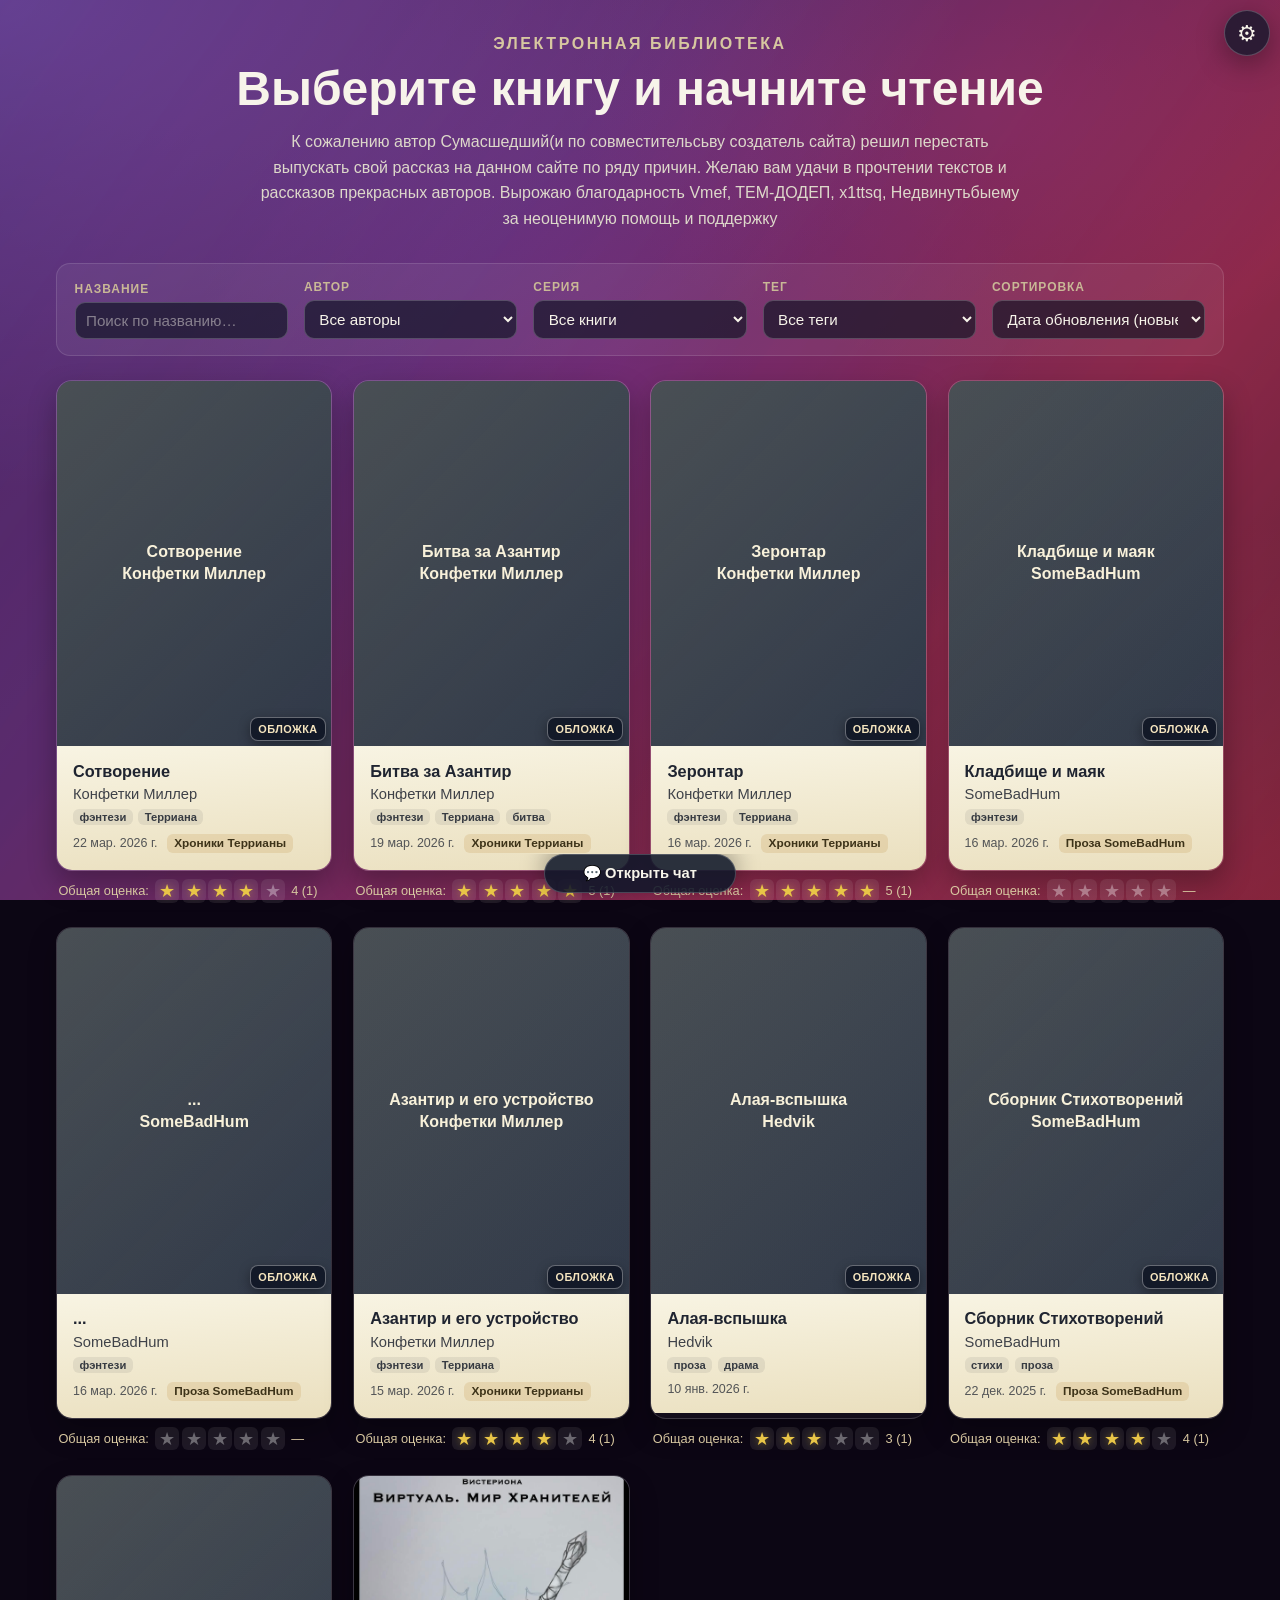
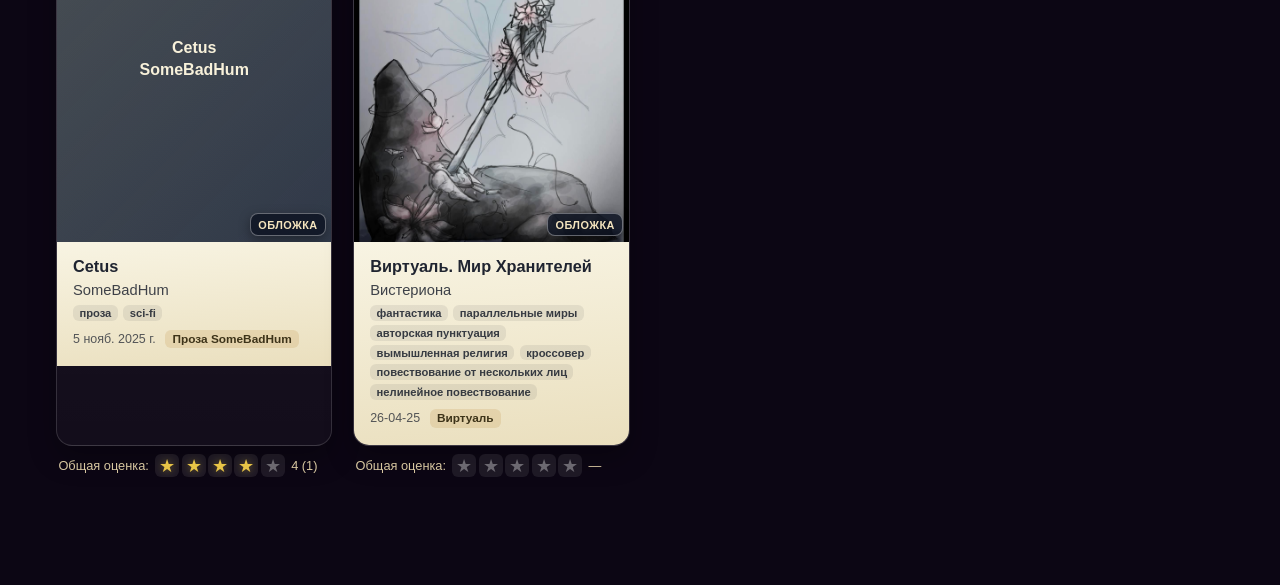
<file: index.html>
<!DOCTYPE html>
<html lang="ru">
<head>
    <meta charset="UTF-8">
    <meta name="viewport" content="width=device-width, initial-scale=1.0, viewport-fit=cover">
    <title>Библиотека PDF</title>
    <link rel="stylesheet" href="books.css">
</head>
<body data-bg-theme="crimson-violet">
    <div class="bg-fx" id="bg-fx" aria-hidden="true">
        <div class="bg-fx-shimmer" id="bg-fx-shimmer"></div>
        <canvas class="bg-fx-canvas" id="bg-fx-canvas" width="300" height="150"></canvas>
    </div>

    <button type="button" class="settings-fab" id="settings-fab" aria-label="Настройки оформления" aria-expanded="false" aria-controls="settings-panel" title="Настройки">
        ⚙
    </button>
    <div class="settings-backdrop" id="settings-backdrop" hidden></div>
    <div class="settings-panel" id="settings-panel" role="dialog" aria-modal="true" aria-labelledby="settings-title" hidden>
        <div class="settings-panel-inner">
            <header class="settings-header">
                <h2 id="settings-title">Настройки</h2>
                <button type="button" class="settings-close" id="settings-close" aria-label="Закрыть">✕</button>
            </header>
            <div class="settings-body">
                <label class="settings-field">
                    <span class="settings-label">Тема фона</span>
                    <select id="settings-bg-theme" class="settings-select"></select>
                </label>
                <label class="settings-field">
                    <span class="settings-label">Фон PDF</span>
                    <select id="settings-pdf-bg" class="settings-select">
                        <option value="#2a3142">Тёмно-синий</option>
                        <option value="#f5f0e6">Светлый (бумага)</option>
                        <option value="#101216">Графит</option>
                    </select>
                </label>
                <label class="settings-field">
                    <span class="settings-label">Цвет текста PDF</span>
                    <select id="settings-pdf-text-tone" class="settings-select">
                        <option value="normal">Обычный</option>
                        <option value="sepia">Тёплый</option>
                        <option value="cool">Холодный</option>
                        <option value="dark">Тёмный</option>
                    </select>
                </label>
                <label class="settings-checkbox">
                    <input type="checkbox" id="settings-ui-animations" checked>
                    <span>Анимации кнопок и всплывающих окон</span>
                </label>
                <label class="settings-checkbox">
                    <input type="checkbox" id="settings-gradient-shimmer" checked>
                    <span>Переливание градиента (анимация фона)</span>
                </label>
                <fieldset class="settings-fieldset">
                    <legend class="settings-legend">Украшения на фоне</legend>
                    <label class="settings-radio"><input type="radio" name="settings-particle-mode" value="none" checked> <span>Выключено</span></label>
                    <label class="settings-radio"><input type="radio" name="settings-particle-mode" value="circles"> <span>Кружочки</span></label>
                    <label class="settings-radio"><input type="radio" name="settings-particle-mode" value="lines"> <span>Линии</span></label>
                    <label class="settings-radio"><input type="radio" name="settings-particle-mode" value="stars"> <span>Звёздочки</span></label>
                </fieldset>
                <div class="settings-field" id="settings-lines-count-wrap" hidden>
                    <div class="settings-label-row">
                        <span class="settings-label">Количество линий</span>
                        <span class="settings-speed-val" id="settings-particle-lines-val">7</span>
                    </div>
                    <input type="range" id="settings-particle-lines" class="settings-range" min="1" max="40" value="7" aria-label="Количество линий на фоне">
                </div>
                <div class="settings-field">
                    <div class="settings-label-row">
                        <span class="settings-label">Скорость движения</span>
                        <span class="settings-speed-val" id="settings-particle-speed-val">45</span>
                    </div>
                    <input type="range" id="settings-particle-speed" class="settings-range" min="5" max="100" value="45" aria-label="Скорость анимации украшений и перелива">
                </div>
                <p class="settings-hint">
                    Настройки сохраняются в этом браузере. Если в системе включено «Уменьшить движение», анимации интерфейса тоже отключаются.
                </p>
            </div>
        </div>
    </div>

    <main class="library-page">
        <section class="hero">
            <p class="hero-kicker">Электронная библиотека</p>
            <h1>Выберите книгу и начните чтение</h1>
            <p class="hero-subtitle">
                К сожалению автор Сумасшедший(и по совместительсьву создатель сайта) решил перестать выпускать свой рассказ на данном сайте по ряду причин. Желаю вам удачи в прочтении текстов и рассказов прекрасных авторов. Вырожаю
                благодарность Vmef, TEM-ДОДЕП, x1ttsq, Heдвинутьбыему за неоценимую помощь и поддержку 
            </p>
        </section>

        <section class="library-filters" aria-label="Фильтры каталога">
            <label class="filter-field">
                <span class="filter-label">Название</span>
                <input type="search" id="filter-q" class="filter-input" placeholder="Поиск по названию…" autocomplete="off">
            </label>
            <label class="filter-field">
                <span class="filter-label">Автор</span>
                <select id="filter-author" class="filter-select">
                    <option value="">Все авторы</option>
                </select>
            </label>
            <label class="filter-field">
                <span class="filter-label">Серия</span>
                <select id="filter-series" class="filter-select">
                    <option value="">Все книги</option>
                    <option value="__none__">Без серии</option>
                </select>
            </label>
            <label class="filter-field">
                <span class="filter-label">Тег</span>
                <select id="filter-tag" class="filter-select">
                    <option value="">Все теги</option>
                    <option value="__none__">Без тегов</option>
                </select>
            </label>
            <label class="filter-field">
                <span class="filter-label">Сортировка</span>
                <select id="filter-sort" class="filter-select">
                    <option value="updated-desc">Дата обновления (новые сверху)</option>
                    <option value="updated-asc">Дата обновления (старые сверху)</option>
                    <option value="title-asc">Название А→Я</option>
                    <option value="title-desc">Название Я→А</option>
                    <option value="author-asc">Автор А→Я</option>
                </select>
            </label>
        </section>

        <div class="library-books-area">
            <p id="library-empty" class="library-empty" hidden>Ничего не найдено — измените фильтры.</p>
            <section id="book-grid" class="book-grid" aria-label="Список книг"></section>
        </div>
    </main>

    <aside class="library-chat" id="library-chat" aria-label="Общий чат">
        <button type="button" class="library-chat-toggle" id="library-chat-toggle" aria-expanded="false" aria-controls="library-chat-panel">
            💬 Открыть чат
        </button>
        <div class="library-chat-panel" id="library-chat-panel">
            <div class="library-chat-head">
                <span class="library-chat-title">Сообщения видят все читатели</span>
            </div>
            <ul class="library-chat-messages" id="library-chat-messages"></ul>
            <form class="library-chat-form" id="library-chat-form" autocomplete="off">
                <input type="text" id="library-chat-nick" class="library-chat-nick" placeholder="Имя" maxlength="32" aria-label="Имя">
                <div class="library-chat-row">
                    <input type="text" id="library-chat-input" class="library-chat-input" placeholder="Сообщение…" maxlength="500" required aria-label="Текст сообщения">
                    <button type="submit" class="library-chat-send">Отправить</button>
                </div>
            </form>
            <p class="library-chat-status" id="library-chat-status" hidden></p>
            <div class="library-chat-mod" id="library-chat-mod" hidden>
                <div class="library-chat-mod-title">Модерация</div>
                <p class="library-chat-mod-hint" id="library-chat-mod-hint" hidden></p>
                <ul class="library-chat-ban-list" id="library-chat-ban-list"></ul>
            </div>
        </div>
    </aside>

    <script src="chat-config.js"></script>
    <script src="chat.js"></script>
    <script src="books.js"></script>
    <script src="settings-ui.js"></script>
</body>
</html>
</file>
<file: books.css>
:root {
    --paper: #f8f4e3;
    --paper-dark: #eadfbe;
    --accent: #c6a15b;
    --text-main: #f7f4ea;
    --text-dark: #1f2430;
    --knigi-ui-dur: 0.3s;
    --knigi-ui-dur-mid: 0.42s;
    --knigi-ui-dur-slow: 0.58s;
    /* Общий интерактив: мягкий старт и конец */
    --knigi-ui-ease: cubic-bezier(0.4, 0, 0.2, 1);
    /* Появление окон и панелей: плавное затухание в конце */
    --knigi-ui-ease-out: cubic-bezier(0.22, 1, 0.36, 1);
    /* Цвет, тень, border — без резких скачков */
    --knigi-ui-ease-soft: cubic-bezier(0.45, 0, 0.25, 1);
    --knigi-pdf-bg: #2a3142;
    --knigi-pdf-filter: none;
}

html[data-knigi-ui-animations="off"] {
    --knigi-ui-dur: 0ms;
    --knigi-ui-dur-mid: 0ms;
    --knigi-ui-dur-slow: 0ms;
}

@media (prefers-reduced-motion: reduce) {
    :root {
        --knigi-ui-dur: 0ms;
        --knigi-ui-dur-mid: 0ms;
        --knigi-ui-dur-slow: 0ms;
    }
}

* {
    box-sizing: border-box;
}

/* Кнопки и основные интерактивные элементы */
button,
.library-chat-send,
.pdf-nav-btn,
.fullscreen-btn,
.pseudo-fs-close,
input[type="submit"] {
    transition:
        transform var(--knigi-ui-dur) var(--knigi-ui-ease),
        background var(--knigi-ui-dur) var(--knigi-ui-ease-soft),
        color var(--knigi-ui-dur) var(--knigi-ui-ease-soft),
        border-color var(--knigi-ui-dur) var(--knigi-ui-ease-soft),
        box-shadow var(--knigi-ui-dur) var(--knigi-ui-ease-soft),
        filter var(--knigi-ui-dur) var(--knigi-ui-ease-soft),
        opacity var(--knigi-ui-dur) var(--knigi-ui-ease-soft);
}

button:hover:not(:disabled),
.library-chat-send:hover:not(:disabled),
.pdf-nav-btn:hover:not(:disabled),
.fullscreen-btn:hover:not(:disabled) {
    filter: brightness(1.08);
}

button:active:not(:disabled),
.library-chat-send:active:not(:disabled),
.pdf-nav-btn:active:not(:disabled),
.fullscreen-btn:active:not(:disabled),
.pseudo-fs-close:active:not(:disabled) {
    transform: scale(0.96);
}

.settings-fab:active:not(:disabled) {
    transform: scale(0.94);
}

.back-btn {
    transition:
        background var(--knigi-ui-dur) var(--knigi-ui-ease-soft),
        border-color var(--knigi-ui-dur) var(--knigi-ui-ease-soft),
        transform var(--knigi-ui-dur) var(--knigi-ui-ease),
        box-shadow var(--knigi-ui-dur) var(--knigi-ui-ease-soft);
}

.back-btn:active {
    transform: scale(0.98);
}

.filter-input,
.filter-select,
.settings-select,
.library-chat-input,
.library-chat-nick {
    transition:
        border-color var(--knigi-ui-dur) var(--knigi-ui-ease-soft),
        box-shadow var(--knigi-ui-dur) var(--knigi-ui-ease-soft),
        background var(--knigi-ui-dur) var(--knigi-ui-ease-soft),
        outline-color var(--knigi-ui-dur) var(--knigi-ui-ease-soft);
}

.star-btn {
    transition:
        color var(--knigi-ui-dur-mid) var(--knigi-ui-ease-soft),
        background var(--knigi-ui-dur-mid) var(--knigi-ui-ease-soft),
        transform var(--knigi-ui-dur) var(--knigi-ui-ease),
        text-shadow var(--knigi-ui-dur-mid) var(--knigi-ui-ease-soft);
}

.star-btn:active:not(:disabled) {
    transform: scale(0.92);
}

.book-cover-upload-btn,
.library-chat-toggle,
.library-chat-msg-btn {
    transition:
        transform var(--knigi-ui-dur) var(--knigi-ui-ease),
        background var(--knigi-ui-dur) var(--knigi-ui-ease-soft),
        border-color var(--knigi-ui-dur) var(--knigi-ui-ease-soft),
        box-shadow var(--knigi-ui-dur) var(--knigi-ui-ease-soft);
}

.book-cover-upload-btn:active,
.library-chat-msg-btn:active {
    transform: scale(0.94);
}

.library-chat-toggle:active {
    transform: scale(0.97);
}

body {
    margin: 0;
    font-family: "Segoe UI", Arial, sans-serif;
    color: var(--text-main);
    min-height: 100vh;
    min-height: 100dvh;
    background-attachment: fixed;
    background-color: #0f0618;
    display: flex;
    flex-direction: column;
}

/* --- Темы фона (переключатель: data-bg-theme на body) --- */

body[data-bg-theme="crimson-violet"] {
    background-color: #0c0614;
    background-image:
        radial-gradient(ellipse 130% 95% at 0% 0%, rgba(167, 139, 250, 0.32), transparent 58%),
        radial-gradient(ellipse 100% 78% at 100% 100%, rgba(244, 63, 94, 0.26), transparent 54%),
        radial-gradient(ellipse 65% 55% at 78% 12%, rgba(236, 72, 153, 0.14), transparent 52%),
        radial-gradient(circle at 48% 42%, rgba(109, 40, 217, 0.18), transparent 50%),
        linear-gradient(132deg, #05030a 0%, #12081f 14%, #1a0f32 34%, #3d0f28 54%, #5c1522 72%, #1a0d16 92%, #08040c 100%);
}

body[data-bg-theme="blue-violet"] {
    background-color: #030a18;
    background-image:
        radial-gradient(ellipse 115% 95% at 8% 0%, rgba(56, 189, 248, 0.28), transparent 58%),
        radial-gradient(ellipse 95% 85% at 96% 100%, rgba(99, 102, 241, 0.3), transparent 55%),
        radial-gradient(ellipse 70% 60% at 25% 75%, rgba(14, 165, 233, 0.12), transparent 52%),
        radial-gradient(circle at 45% 38%, rgba(59, 130, 246, 0.1), transparent 48%),
        linear-gradient(138deg, #010208 0%, #082038 18%, #0c4a6e 36%, #1e3a5f 56%, #312e81 74%, #0f172a 90%, #020617 100%);
}

body[data-bg-theme="gold-crimson"] {
    background-color: #140805;
    background-image:
        radial-gradient(ellipse 105% 80% at 12% 8%, rgba(251, 191, 36, 0.32), transparent 54%),
        radial-gradient(ellipse 92% 75% at 92% 88%, rgba(220, 38, 38, 0.28), transparent 52%),
        radial-gradient(ellipse 55% 45% at 58% 32%, rgba(245, 158, 11, 0.18), transparent 48%),
        radial-gradient(circle at 20% 60%, rgba(180, 83, 9, 0.12), transparent 50%),
        linear-gradient(148deg, #0a0303 0%, #2a1006 20%, #422006 40%, #7f1d1d 58%, #450a0a 78%, #0c0404 96%, #050202 100%);
}

body[data-bg-theme="red-black"] {
    background-color: #000000;
    background-image:
        radial-gradient(ellipse 90% 70% at 50% -5%, rgba(220, 38, 38, 0.42), transparent 58%),
        radial-gradient(ellipse 75% 55% at 85% 100%, rgba(127, 29, 29, 0.28), transparent 55%),
        radial-gradient(ellipse 50% 40% at 15% 70%, rgba(153, 27, 27, 0.15), transparent 50%),
        linear-gradient(172deg, #000000 0%, #140205 28%, #3f0a0f 52%, #6b1418 68%, #2a0608 88%, #000000 100%);
}

body[data-bg-theme="emerald-abyss"] {
    background-color: #020c14;
    background-image:
        radial-gradient(ellipse 105% 90% at 0% 100%, rgba(16, 185, 129, 0.26), transparent 58%),
        radial-gradient(ellipse 95% 80% at 100% 0%, rgba(6, 182, 212, 0.2), transparent 54%),
        radial-gradient(ellipse 60% 50% at 32% 28%, rgba(45, 212, 191, 0.12), transparent 50%),
        radial-gradient(circle at 70% 65%, rgba(4, 120, 87, 0.14), transparent 48%),
        linear-gradient(158deg, #010608 0%, #022c22 24%, #064e3b 44%, #042f2e 62%, #0f172a 82%, #020617 100%);
}

body[data-bg-theme="sunset-orchid"] {
    background-color: #120418;
    background-image:
        radial-gradient(ellipse 115% 85% at 0% 48%, rgba(244, 114, 182, 0.26), transparent 56%),
        radial-gradient(ellipse 100% 75% at 100% 18%, rgba(251, 146, 60, 0.28), transparent 54%),
        radial-gradient(ellipse 70% 55% at 62% 82%, rgba(192, 132, 252, 0.18), transparent 50%),
        radial-gradient(circle at 40% 25%, rgba(219, 39, 119, 0.12), transparent 48%),
        linear-gradient(128deg, #1a0528 0%, #4c0d3a 22%, #831843 42%, #9f1239 58%, #4c1d95 78%, #1e1b4b 94%, #0f0a1a 100%);
}

body[data-bg-theme="arctic-plum"] {
    background-color: #060a14;
    background-image:
        radial-gradient(ellipse 125% 95% at 50% -12%, rgba(186, 230, 253, 0.16), transparent 50%),
        radial-gradient(ellipse 92% 82% at 0% 100%, rgba(99, 102, 241, 0.22), transparent 56%),
        radial-gradient(ellipse 88% 72% at 100% 45%, rgba(139, 92, 246, 0.2), transparent 52%),
        radial-gradient(circle at 55% 30%, rgba(56, 189, 248, 0.08), transparent 46%),
        linear-gradient(162deg, #010308 0%, #0f172a 18%, #1e3a5f 38%, #312e81 58%, #1e1b4b 78%, #020617 100%);
}

/* --- Дополнительные тёмные темы --- */

body[data-bg-theme="noir-teal"] {
    background-color: #020808;
    background-image:
        radial-gradient(ellipse 120% 100% at 15% 0%, rgba(45, 212, 191, 0.22), transparent 58%),
        radial-gradient(ellipse 95% 85% at 100% 100%, rgba(13, 148, 136, 0.26), transparent 55%),
        radial-gradient(ellipse 70% 60% at 75% 20%, rgba(6, 182, 212, 0.12), transparent 52%),
        radial-gradient(circle at 30% 70%, rgba(15, 118, 110, 0.16), transparent 50%),
        linear-gradient(152deg, #020404 0%, #042f2e 26%, #0d3d38 48%, #134e4a 64%, #0c1929 86%, #020617 100%);
}

body[data-bg-theme="wine-midnight"] {
    background-color: #0a040c;
    background-image:
        radial-gradient(ellipse 110% 90% at 0% 100%, rgba(88, 28, 135, 0.28), transparent 56%),
        radial-gradient(ellipse 100% 80% at 100% 0%, rgba(157, 23, 77, 0.24), transparent 54%),
        radial-gradient(ellipse 65% 55% at 45% 45%, rgba(190, 24, 93, 0.14), transparent 50%),
        radial-gradient(circle at 80% 75%, rgba(76, 29, 149, 0.18), transparent 48%),
        linear-gradient(140deg, #050208 0%, #1e0a1c 22%, #3b0764 44%, #4c0519 64%, #1e1030 84%, #0a0612 100%);
}

body[data-bg-theme="obsidian-dawn"] {
    background-color: #060606;
    background-image:
        radial-gradient(ellipse 130% 85% at 50% -5%, rgba(253, 186, 116, 0.14), transparent 52%),
        radial-gradient(ellipse 90% 75% at 0% 100%, rgba(249, 115, 22, 0.1), transparent 56%),
        radial-gradient(ellipse 85% 70% at 100% 50%, rgba(244, 63, 94, 0.12), transparent 54%),
        radial-gradient(circle at 35% 40%, rgba(71, 85, 105, 0.2), transparent 50%),
        linear-gradient(165deg, #030303 0%, #0f0f12 24%, #1c1917 46%, #292524 62%, #0c0a09 88%, #000000 100%);
}

body[data-bg-theme="taiga-night"] {
    background-color: #030a06;
    background-image:
        radial-gradient(ellipse 115% 95% at 100% 0%, rgba(34, 197, 94, 0.18), transparent 58%),
        radial-gradient(ellipse 100% 85% at 0% 100%, rgba(21, 128, 61, 0.22), transparent 55%),
        radial-gradient(ellipse 70% 60% at 55% 35%, rgba(74, 222, 128, 0.1), transparent 50%),
        radial-gradient(circle at 20% 55%, rgba(22, 101, 52, 0.16), transparent 48%),
        linear-gradient(148deg, #020806 0%, #052e16 28%, #14532d 50%, #166534 68%, #0f2918 88%, #030806 100%);
}

body[data-bg-theme="aurora-void"] {
    background-color: #04040c;
    background-image:
        radial-gradient(ellipse 140% 90% at 10% 20%, rgba(52, 211, 153, 0.2), transparent 58%),
        radial-gradient(ellipse 110% 80% at 90% 80%, rgba(34, 211, 238, 0.18), transparent 56%),
        radial-gradient(ellipse 90% 70% at 50% 0%, rgba(167, 139, 250, 0.22), transparent 54%),
        radial-gradient(ellipse 60% 50% at 70% 50%, rgba(129, 140, 248, 0.14), transparent 50%),
        linear-gradient(125deg, #020617 0%, #0f172a 22%, #1e1b4b 42%, #312e81 58%, #134e4a 76%, #022c22 94%, #020617 100%);
}

body[data-bg-theme="graphite-fuchsia"] {
    background-color: #08060a;
    background-image:
        radial-gradient(ellipse 120% 95% at 100% 0%, rgba(217, 70, 239, 0.26), transparent 58%),
        radial-gradient(ellipse 95% 85% at 0% 100%, rgba(192, 38, 211, 0.2), transparent 55%),
        radial-gradient(ellipse 70% 55% at 40% 60%, rgba(236, 72, 153, 0.12), transparent 50%),
        radial-gradient(circle at 75% 25%, rgba(113, 113, 122, 0.22), transparent 52%),
        linear-gradient(155deg, #09090b 0%, #18181b 26%, #27272a 44%, #3f3f46 60%, #1c1024 82%, #0a0a0c 100%);
}

body[data-bg-theme="copper-eclipse"] {
    background-color: #0a0604;
    background-image:
        radial-gradient(ellipse 110% 90% at 50% 0%, rgba(251, 146, 60, 0.22), transparent 56%),
        radial-gradient(ellipse 100% 80% at 0% 100%, rgba(180, 83, 9, 0.2), transparent 54%),
        radial-gradient(ellipse 85% 70% at 100% 40%, rgba(234, 88, 12, 0.16), transparent 52%),
        radial-gradient(circle at 30% 30%, rgba(69, 10, 10, 0.35), transparent 50%),
        linear-gradient(168deg, #020203 0%, #1c1008 24%, #431407 46%, #7c2d12 64%, #292018 86%, #050403 100%);
}

/* Анимированный слой поверх цвета темы, под контентом */
.bg-fx {
    position: fixed;
    inset: 0;
    z-index: 0;
    overflow: hidden;
    pointer-events: none;
}

.bg-fx-shimmer {
    position: absolute;
    inset: -25%;
    opacity: 0;
    transition: opacity var(--knigi-ui-dur-slow) var(--knigi-ui-ease-soft);
    background: linear-gradient(
        125deg,
        rgba(139, 92, 246, 0.45) 0%,
        rgba(244, 63, 94, 0.38) 22%,
        rgba(56, 189, 248, 0.35) 48%,
        rgba(167, 139, 250, 0.42) 72%,
        rgba(192, 132, 252, 0.4) 100%
    );
    background-size: 400% 400%;
    filter: blur(48px);
    transform: translateZ(0);
    will-change: background-position, transform;
}

.bg-fx-shimmer.bg-fx-shimmer--on {
    opacity: 1;
    animation: knigiBgShimmer 16s ease-in-out infinite;
}

@keyframes knigiBgShimmer {
    0%,
    100% {
        background-position: 0% 40%;
        transform: rotate(0deg) scale(1);
    }
    33% {
        background-position: 70% 60%;
        transform: rotate(2deg) scale(1.03);
    }
    66% {
        background-position: 30% 80%;
        transform: rotate(-1.5deg) scale(1.02);
    }
}

.bg-fx-canvas {
    position: absolute;
    inset: 0;
    width: 100%;
    height: 100%;
    display: block;
    opacity: 0.85;
}

/* Кнопка настроек */
.settings-fab {
    position: fixed;
    top: max(0.65rem, env(safe-area-inset-top, 0px));
    right: max(0.65rem, env(safe-area-inset-right, 0px));
    z-index: 10060;
    width: 46px;
    height: 46px;
    border-radius: 50%;
    border: 1px solid rgba(255, 255, 255, 0.22);
    background: rgba(15, 23, 42, 0.75);
    backdrop-filter: blur(12px);
    -webkit-backdrop-filter: blur(12px);
    color: var(--text-main);
    font-size: 1.35rem;
    line-height: 1;
    cursor: pointer;
    display: grid;
    place-items: center;
    box-shadow: 0 8px 28px rgba(0, 0, 0, 0.35);
    touch-action: manipulation;
    transition:
        transform var(--knigi-ui-dur) var(--knigi-ui-ease),
        background var(--knigi-ui-dur) var(--knigi-ui-ease-soft),
        box-shadow var(--knigi-ui-dur) var(--knigi-ui-ease-soft);
}

.settings-fab:hover {
    background: rgba(198, 161, 91, 0.28);
    transform: scale(1.06);
}

body.reader-fs-active .settings-fab {
    display: none !important;
}

.settings-backdrop {
    position: fixed;
    inset: 0;
    z-index: 10070;
    background: rgba(0, 0, 0, 0.55);
    backdrop-filter: blur(4px);
    -webkit-backdrop-filter: blur(4px);
    opacity: 0;
    visibility: hidden;
    pointer-events: none;
    transition:
        opacity var(--knigi-ui-dur-slow) var(--knigi-ui-ease-out),
        visibility var(--knigi-ui-dur-slow) step-end;
}

.settings-backdrop.is-open {
    opacity: 1;
    visibility: visible;
    pointer-events: auto;
    transition:
        opacity var(--knigi-ui-dur-slow) var(--knigi-ui-ease-out),
        visibility 0s step-start;
}

.settings-panel {
    position: fixed;
    z-index: 10080;
    left: 50%;
    top: 50%;
    width: min(420px, calc(100vw - 1.5rem));
    max-height: min(88vh, 640px);
    overflow: hidden;
    border-radius: 16px;
    border: 1px solid rgba(255, 255, 255, 0.18);
    background: rgba(18, 24, 40, 0.97);
    box-shadow: 0 24px 60px rgba(0, 0, 0, 0.5);
    opacity: 0;
    transform: translate(-50%, -46%) scale(0.94);
    pointer-events: none;
    transition:
        opacity var(--knigi-ui-dur-slow) var(--knigi-ui-ease-out),
        transform var(--knigi-ui-dur-slow) var(--knigi-ui-ease-out);
}

.settings-panel.is-open {
    opacity: 1;
    transform: translate(-50%, -50%) scale(1);
    pointer-events: auto;
}

.settings-panel-inner {
    display: flex;
    flex-direction: column;
    max-height: min(88vh, 640px);
}

.settings-header {
    display: flex;
    align-items: center;
    justify-content: space-between;
    gap: 0.75rem;
    padding: 0.85rem 1rem;
    border-bottom: 1px solid rgba(255, 255, 255, 0.1);
}

.settings-header h2 {
    margin: 0;
    font-size: 1.15rem;
    font-weight: 700;
    color: var(--text-main);
}

.settings-close {
    width: 40px;
    height: 40px;
    border: none;
    border-radius: 10px;
    background: rgba(255, 255, 255, 0.08);
    color: var(--text-main);
    font-size: 1.2rem;
    cursor: pointer;
    line-height: 1;
    touch-action: manipulation;
    transition:
        background var(--knigi-ui-dur) var(--knigi-ui-ease-soft),
        transform var(--knigi-ui-dur) var(--knigi-ui-ease);
}

.settings-close:active {
    transform: scale(0.92);
}

.settings-close:hover {
    background: rgba(244, 63, 94, 0.35);
}

.settings-body {
    padding: 1rem 1.05rem 1.15rem;
    overflow-y: auto;
    display: flex;
    flex-direction: column;
    gap: 1rem;
}

.settings-field {
    display: flex;
    flex-direction: column;
    gap: 0.4rem;
}

.settings-label {
    font-size: 0.78rem;
    text-transform: uppercase;
    letter-spacing: 0.08em;
    color: #c9b896;
    font-weight: 700;
}

.settings-label-row {
    display: flex;
    justify-content: space-between;
    align-items: center;
    gap: 0.5rem;
}

.settings-speed-val {
    font-variant-numeric: tabular-nums;
    color: #e8c547;
    font-weight: 700;
}

.settings-select {
    font: inherit;
    font-size: 0.95rem;
    padding: 0.5rem 0.55rem;
    border-radius: 10px;
    border: 1px solid rgba(255, 255, 255, 0.2);
    background: rgba(13, 19, 33, 0.85);
    color: var(--text-main);
}

.settings-checkbox {
    display: flex;
    align-items: flex-start;
    gap: 0.55rem;
    font-size: 0.92rem;
    line-height: 1.45;
    cursor: pointer;
    color: #ddd8ca;
}

.settings-checkbox input {
    margin-top: 0.2rem;
    width: 1.1rem;
    height: 1.1rem;
    accent-color: #c6a15b;
}

.settings-fieldset {
    margin: 0;
    padding: 0.65rem 0.75rem;
    border-radius: 12px;
    border: 1px solid rgba(255, 255, 255, 0.12);
    background: rgba(0, 0, 0, 0.2);
}

.settings-legend {
    padding: 0 0.35rem;
    font-size: 0.78rem;
    text-transform: uppercase;
    letter-spacing: 0.08em;
    color: #c9b896;
    font-weight: 700;
}

.settings-radio {
    display: flex;
    align-items: center;
    gap: 0.45rem;
    margin: 0.35rem 0;
    font-size: 0.9rem;
    cursor: pointer;
    color: var(--text-main);
}

.settings-radio input {
    accent-color: #c6a15b;
}

.settings-range {
    width: 100%;
    accent-color: #c6a15b;
}

.settings-hint {
    margin: 0;
    font-size: 0.8rem;
    color: rgba(247, 244, 234, 0.45);
    line-height: 1.4;
}

body.settings-open {
    overflow: hidden;
}

@media (max-width: 480px) {
    .settings-fab {
        top: max(0.45rem, env(safe-area-inset-top, 0px));
        right: max(0.45rem, env(safe-area-inset-right, 0px));
        width: 44px;
        height: 44px;
    }

    .settings-panel {
        left: 0.5rem;
        right: 0.5rem;
        top: auto;
        bottom: max(0.5rem, env(safe-area-inset-bottom, 0px));
        width: auto;
        max-height: 85dvh;
        transform: translateY(110%);
        opacity: 0;
    }

    .settings-panel.is-open {
        transform: translateY(0);
        opacity: 1;
    }
}

.library-page {
    width: min(1200px, 100%);
    margin: 0 auto;
    flex: 1 1 auto;
    display: flex;
    flex-direction: column;
    min-height: 0;
    padding:
        max(2.2rem, env(safe-area-inset-top, 0px))
        max(1rem, env(safe-area-inset-right, 0px))
        max(2.8rem, env(safe-area-inset-bottom, 0px))
        max(1rem, env(safe-area-inset-left, 0px));
    box-sizing: border-box;
}

.library-books-area {
    flex: 1 1 auto;
    display: flex;
    flex-direction: column;
    min-height: 12rem;
}

.library-books-area .library-empty {
    flex-shrink: 0;
}

.library-books-area .book-grid {
    flex: 1 1 auto;
    min-height: min(100%, calc(100dvh - 22rem));
    align-content: start;
}

/* Страница чтения: на всю высоту окна */
.reader-body {
    min-height: 100vh;
    min-height: 100dvh;
    display: flex;
    flex-direction: column;
}

.reader-page {
    flex: 1 1 auto;
    display: flex;
    flex-direction: column;
    min-height: 0;
    width: min(1400px, 100%);
    margin: 0 auto;
    padding:
        max(1rem, env(safe-area-inset-top, 0px))
        max(1rem, env(safe-area-inset-right, 0px))
        max(1rem, env(safe-area-inset-bottom, 0px))
        max(1rem, env(safe-area-inset-left, 0px));
    box-sizing: border-box;
}

/* Запас снизу под полоску чата; контент над слоем bg-fx */
main.library-page,
main.reader-page {
    position: relative;
    z-index: 1;
    padding-bottom: max(6.5rem, env(safe-area-inset-bottom, 0px) + 3.5rem);
}

.hero {
    text-align: center;
    margin-bottom: 2rem;
}

.hero-kicker {
    letter-spacing: 0.16em;
    text-transform: uppercase;
    color: #d7c7a0;
    font-weight: 700;
    margin: 0 0 0.5rem;
}

.hero h1 {
    margin: 0;
    font-size: clamp(1.8rem, 4vw, 3rem);
}

.hero-subtitle {
    margin: 0.8rem auto 0;
    max-width: 760px;
    color: #ddd8ca;
    line-height: 1.6;
}

.library-filters {
    display: grid;
    grid-template-columns: repeat(auto-fit, minmax(min(100%, 200px), 1fr));
    gap: 0.85rem 1rem;
    align-items: end;
    margin-bottom: 1.5rem;
    padding: 1rem 1.1rem;
    border-radius: 14px;
    background: rgba(255, 255, 255, 0.06);
    border: 1px solid rgba(255, 255, 255, 0.12);
}

.filter-field {
    display: flex;
    flex-direction: column;
    gap: 0.35rem;
    min-width: 0;
}

.filter-label {
    font-size: 0.75rem;
    text-transform: uppercase;
    letter-spacing: 0.08em;
    color: #c9b896;
    font-weight: 600;
}

.filter-input,
.filter-select {
    font: inherit;
    font-size: 0.95rem;
    padding: 0.55rem 0.65rem;
    border-radius: 10px;
    border: 1px solid rgba(255, 255, 255, 0.2);
    background: rgba(13, 19, 33, 0.65);
    color: var(--text-main);
    width: 100%;
    min-width: 0;
}

.filter-input::placeholder {
    color: rgba(247, 244, 234, 0.45);
}

.filter-input:focus,
.filter-select:focus {
    outline: 2px solid rgba(198, 161, 91, 0.55);
    outline-offset: 1px;
}

.library-empty {
    text-align: center;
    color: #c9b896;
    margin: 0 0 1rem;
    font-size: 1rem;
}

/* Колонки — равные доли ширины контейнера (1fr ≈ 100% / N минус зазоры), без фиксированных px у карточек */
.book-tile {
    display: flex;
    flex-direction: column;
    gap: 0.5rem;
    min-width: 0;
}

.book-grid {
    display: grid;
    gap: 1.3rem;
    grid-template-columns: repeat(4, minmax(0, 1fr));
}

@media (max-width: 1024px) {
    .book-grid {
        grid-template-columns: repeat(3, minmax(0, 1fr));
    }
}

@media (max-width: 720px) {
    .book-grid {
        grid-template-columns: repeat(2, minmax(0, 1fr));
    }
}

.book-card {
    display: block;
    flex: 1 1 auto;
    color: inherit;
    text-decoration: none;
    border-radius: 16px;
    overflow: hidden;
    background:
        linear-gradient(180deg, rgba(255, 255, 255, 0.08), rgba(255, 255, 255, 0.03));
    border: 1px solid rgba(255, 255, 255, 0.14);
    box-shadow: 0 12px 28px rgba(0, 0, 0, 0.28);
    transition:
        transform var(--knigi-ui-dur-mid) var(--knigi-ui-ease-out),
        box-shadow var(--knigi-ui-dur-mid) var(--knigi-ui-ease-soft),
        border-color var(--knigi-ui-dur-mid) var(--knigi-ui-ease-soft);
}

.book-card:hover {
    transform: translateY(-6px);
    box-shadow: 0 16px 32px rgba(0, 0, 0, 0.35);
    border-color: rgba(198, 161, 91, 0.6);
}

.book-cover {
    position: relative;
    aspect-ratio: 3 / 4;
    display: grid;
    place-items: center;
    padding: 1.2rem;
    background:
        linear-gradient(135deg, rgba(198, 161, 91, 0.22), rgba(234, 223, 190, 0.1)),
        linear-gradient(140deg, #263852, #1b263b);
    overflow: hidden;
}

.book-cover img {
    position: absolute;
    inset: 0;
    width: 100%;
    height: 100%;
    object-fit: cover;
    z-index: 0;
}

.book-cover .book-cover-fallback {
    position: relative;
    z-index: 1;
    color: #f8f1da;
    text-align: center;
    font-weight: 700;
    line-height: 1.4;
    overflow-wrap: anywhere;
    word-break: break-word;
    max-width: 100%;
}

.book-cover.has-image .book-cover-fallback {
    display: none;
}

.book-cover-upload-wrap {
    position: absolute;
    right: 0.35rem;
    bottom: 0.35rem;
    z-index: 2;
}

.book-cover-upload-btn {
    font: inherit;
    font-size: 0.68rem;
    font-weight: 700;
    text-transform: uppercase;
    letter-spacing: 0.04em;
    padding: 0.3rem 0.45rem;
    border-radius: 8px;
    border: 1px solid rgba(255, 255, 255, 0.35);
    background: rgba(13, 19, 33, 0.82);
    color: #f4e4be;
    cursor: pointer;
    touch-action: manipulation;
    box-shadow: 0 4px 12px rgba(0, 0, 0, 0.35);
}

.book-cover-upload-btn:hover,
.book-cover-upload-btn:focus-visible {
    background: rgba(198, 161, 91, 0.45);
    outline: none;
}

.book-cover-file {
    position: absolute;
    width: 0;
    height: 0;
    opacity: 0;
    pointer-events: none;
}

.book-tags-row {
    display: flex;
    flex-wrap: wrap;
    gap: 0.25rem 0.35rem;
    margin-top: 0.45rem;
}

.book-tag-chip {
    display: inline-block;
    padding: 0.12rem 0.4rem;
    border-radius: 6px;
    background: rgba(31, 36, 48, 0.08);
    color: rgba(31, 36, 48, 0.88);
    font-weight: 600;
    font-size: 0.7rem;
}

.book-info {
    background: linear-gradient(175deg, var(--paper), var(--paper-dark));
    color: var(--text-dark);
    padding: 0.95rem 1rem 1.1rem;
}

.book-info h2 {
    margin: 0;
    font-size: 1.02rem;
    overflow-wrap: anywhere;
    word-break: break-word;
}

.book-info p {
    margin: 0.35rem 0 0;
    opacity: 0.85;
    font-size: 0.92rem;
    overflow-wrap: anywhere;
    word-break: break-word;
}

.book-meta-line {
    display: flex;
    flex-wrap: wrap;
    align-items: center;
    gap: 0.4rem 0.6rem;
    margin-top: 0.55rem;
    font-size: 0.78rem;
    color: rgba(31, 36, 48, 0.75);
}

.book-updated {
    font-variant-numeric: tabular-nums;
}

.book-series-chip {
    display: inline-block;
    padding: 0.15rem 0.45rem;
    border-radius: 6px;
    background: rgba(198, 161, 91, 0.25);
    color: #3d3319;
    font-weight: 600;
    font-size: 0.74rem;
}

.book-rating-bar {
    display: flex;
    align-items: center;
    gap: 0.4rem;
    flex-wrap: wrap;
    padding: 0 0.15rem 0.25rem;
    font-size: 0.8rem;
    color: #d7c7a0;
}

.book-rating-bar .star-rating {
    gap: 0.15rem;
}

.star-rating {
    display: inline-flex;
    align-items: center;
    gap: 0.2rem;
}

.star-btn {
    font: inherit;
    line-height: 1;
    padding: 0.15rem 0.25rem;
    margin: 0;
    border: none;
    border-radius: 6px;
    background: rgba(255, 255, 255, 0.08);
    color: rgba(255, 255, 255, 0.35);
    cursor: pointer;
    touch-action: manipulation;
    font-size: 1.15rem;
}

.star-btn.is-on {
    color: #e8c547;
    text-shadow: 0 0 8px rgba(232, 197, 71, 0.45);
}

.star-btn:hover,
.star-btn:focus-visible {
    background: rgba(198, 161, 91, 0.25);
    color: #f0d875;
    outline: none;
}

.star-btn:active {
    transform: scale(0.92);
}

.reader-header-row {
    display: flex;
    align-items: center;
    justify-content: space-between;
    gap: 0.75rem;
    flex-wrap: wrap;
    width: 100%;
}

.reader-header {
    display: flex;
    flex-direction: column;
    gap: 0.65rem;
    margin-bottom: 0.75rem;
    flex-shrink: 0;
}

.reader-rating-row {
    display: flex;
    align-items: center;
    gap: 0.5rem;
    flex-wrap: wrap;
}

.reader-rating-row[hidden] {
    display: none !important;
}

.reader-rating-label {
    font-size: 0.85rem;
    color: #ccb887;
    text-transform: uppercase;
    letter-spacing: 0.06em;
}

.reader-rating-row .star-btn {
    background: rgba(198, 161, 91, 0.15);
    color: rgba(247, 244, 234, 0.35);
}

.reader-rating-row .star-btn.is-on {
    color: #e8c547;
}

.fullscreen-btn {
    font: inherit;
    font-size: 0.9rem;
    font-weight: 600;
    color: var(--text-main);
    background: rgba(198, 161, 91, 0.22);
    border: 1px solid rgba(198, 161, 91, 0.55);
    border-radius: 10px;
    padding: 0.55rem 0.9rem;
    cursor: pointer;
    touch-action: manipulation;
    white-space: nowrap;
}

.fullscreen-btn:hover {
    background: rgba(198, 161, 91, 0.32);
}

.back-btn {
    color: #f4e4be;
    text-decoration: none;
    border: 1px solid rgba(198, 161, 91, 0.45);
    border-radius: 10px;
    padding: 0.6rem 0.95rem;
}

.back-btn:hover {
    background: rgba(198, 161, 91, 0.16);
}

.reader-label {
    margin: 0;
    font-size: 0.85rem;
    color: #ccb887;
    text-transform: uppercase;
    letter-spacing: 0.09em;
}

.reader-book-meta h1 {
    margin: 0.25rem 0 0;
    font-size: clamp(1.1rem, 2.8vw, 1.6rem);
}

.reader-series-bar {
    margin: 0 0 0.65rem;
    padding: 0.65rem 0.85rem;
    border-radius: 12px;
    background: rgba(255, 255, 255, 0.06);
    border: 1px solid rgba(255, 255, 255, 0.12);
}

.reader-series-bar[hidden] {
    display: none !important;
}

.reader-series-title {
    margin: 0 0 0.45rem;
    font-size: 0.8rem;
    text-transform: uppercase;
    letter-spacing: 0.1em;
    color: #d7c7a0;
    font-weight: 700;
}

.reader-series-list {
    margin: 0;
    padding: 0;
    list-style: none;
    display: flex;
    flex-wrap: wrap;
    gap: 0.4rem 0.75rem;
}

.reader-series-list a {
    color: #f4e4be;
    text-decoration: none;
    border-bottom: 1px solid rgba(198, 161, 91, 0.35);
    padding-bottom: 0.1rem;
}

.reader-series-list a:hover {
    border-bottom-color: rgba(198, 161, 91, 0.85);
}

.reader-series-list li.is-current a {
    color: #e8c547;
    font-weight: 700;
    border-bottom-color: #e8c547;
}

/* Десктоп: область PDF почти на всю высоту окна */
.reader-frame-wrap {
    position: relative;
    flex: 1 1 auto;
    min-height: 0;
    height: min(88dvh, calc(100dvh - 10.5rem));
    max-height: 960px;
    border-radius: 16px;
    overflow: hidden;
    border: 1px solid rgba(255, 255, 255, 0.2);
    box-shadow: 0 14px 32px rgba(0, 0, 0, 0.35);
    background: #fff;
    display: flex;
    flex-direction: column;
    min-height: 0;
}

.reader-frame-wrap.reader-frame-wrap--canvas {
    background: #2a3142;
    overflow: hidden;
}

.pdf-view {
    display: flex;
    flex-direction: column;
    flex: 1 1 auto;
    min-height: 0;
    height: 100%;
}

.pdf-viewport {
    flex: 1 1 auto;
    min-height: 0;
    overflow: auto;
    -webkit-overflow-scrolling: touch;
    text-align: center;
    padding: 0.5rem;
    background: var(--knigi-pdf-bg);
}

#pdf-canvas {
    display: block;
    margin: 0 auto;
    max-width: 100%;
    height: auto;
    box-shadow: 0 4px 24px rgba(0, 0, 0, 0.45);
    filter: var(--knigi-pdf-filter);
}

.pdf-error {
    margin: 1rem;
    padding: 1rem;
    border-radius: 12px;
    background: rgba(0, 0, 0, 0.35);
    color: #f5e6c8;
    line-height: 1.5;
}

.pdf-toolbar {
    display: flex;
    flex-shrink: 0;
    align-items: center;
    justify-content: center;
    gap: 0.75rem;
    flex-wrap: wrap;
    padding: 0.55rem 0.75rem;
    padding-bottom: max(0.55rem, env(safe-area-inset-bottom, 0px));
    background: linear-gradient(180deg, rgba(13, 19, 33, 0.98), rgba(20, 28, 45, 0.99));
    border-top: 1px solid rgba(255, 255, 255, 0.12);
}

.pdf-nav-btn {
    font: inherit;
    font-size: 0.95rem;
    font-weight: 600;
    color: var(--text-main);
    background: rgba(198, 161, 91, 0.2);
    border: 1px solid rgba(198, 161, 91, 0.55);
    border-radius: 12px;
    padding: 0.65rem 1rem;
    min-height: 48px;
    min-width: 48px;
    cursor: pointer;
    touch-action: manipulation;
}

.pdf-nav-btn:active:not(:disabled) {
    background: rgba(198, 161, 91, 0.35);
}

.pdf-nav-btn:disabled {
    opacity: 0.35;
    cursor: not-allowed;
}

.pdf-page-label {
    font-variant-numeric: tabular-nums;
    color: #e8dcc4;
    font-weight: 600;
    min-width: 5.5rem;
    text-align: center;
}

.reader-frame {
    flex: 1 1 auto;
    width: 100%;
    min-height: 0;
    border: 0;
}

.reader-frame-wrap:fullscreen {
    max-height: none;
    height: 100%;
    border-radius: 0;
    border: none;
}

.reader-frame-wrap:fullscreen .pdf-viewport {
    padding-bottom: max(0.5rem, env(safe-area-inset-bottom, 0px));
}

/* Псевдо-полный экран (Safari и др., где нет Fullscreen API для div) */
body.reader-fs-pseudo-active {
    overflow: hidden;
    touch-action: none;
}

.reader-frame-wrap.reader-frame-wrap--pseudo-fs {
    position: fixed !important;
    left: 0 !important;
    right: 0 !important;
    top: 0 !important;
    bottom: 0 !important;
    width: 100% !important;
    height: 100dvh !important;
    max-height: none !important;
    z-index: 2147483000;
    border-radius: 0 !important;
    border: none !important;
    box-shadow: none !important;
}

.reader-frame-wrap.reader-frame-wrap--pseudo-fs .pdf-viewport {
    padding-bottom: max(0.75rem, env(safe-area-inset-bottom, 0px));
}

.pseudo-fs-close {
    position: absolute;
    top: max(3.55rem, calc(env(safe-area-inset-top, 0px) + 3rem));
    right: max(0.45rem, env(safe-area-inset-right, 0px));
    z-index: 5;
    width: 44px;
    height: 44px;
    border-radius: 12px;
    border: 1px solid rgba(255, 255, 255, 0.35);
    background: rgba(13, 19, 33, 0.85);
    color: var(--text-main);
    font: inherit;
    font-size: 1.25rem;
    line-height: 1;
    cursor: pointer;
    touch-action: manipulation;
    display: grid;
    place-items: center;
    padding: 0;
}

.pseudo-fs-close[hidden] {
    display: none !important;
}

body:not(.reader-fs-active) .pseudo-fs-close {
    display: none !important;
}

.reader-frame-wrap:fullscreen .pseudo-fs-close,
.reader-frame-wrap.reader-frame-wrap--pseudo-fs .pseudo-fs-close {
    position: fixed;
    top: max(0.45rem, env(safe-area-inset-top, 0px));
    right: max(0.45rem, env(safe-area-inset-right, 0px));
}

.pseudo-fs-close:hover {
    background: rgba(198, 161, 91, 0.35);
}

/* Телефоны: одна колонка, читалка на весь экран под шапкой */
@media (max-width: 640px) {
    .book-grid {
        grid-template-columns: minmax(0, 1fr);
    }

    .book-card:hover {
        transform: none;
    }

    .reader-page {
        width: 100%;
        max-width: none;
        flex: 1 1 auto;
        min-height: 0;
        padding:
            max(0.5rem, env(safe-area-inset-top, 0px))
            max(0.5rem, env(safe-area-inset-right, 0px))
            max(0.35rem, env(safe-area-inset-bottom, 0px))
            max(0.5rem, env(safe-area-inset-left, 0px));
    }

    .reader-header {
        margin-bottom: 0.5rem;
    }

    .reader-frame-wrap {
        flex: 1 1 auto;
        min-height: 0;
        height: auto !important;
        max-height: none;
        /* Вся оставшаяся высота экрана — под PDF */
        min-height: calc(100dvh - 11rem);
        border-radius: 12px;
    }

    .reader-frame-wrap.reader-frame-wrap--canvas {
        min-height: calc(100dvh - 10rem);
    }
}

/* ---------- Общий чат (Supabase, см. chat-config.js) ---------- */
.library-chat {
    position: fixed;
    left: 0;
    right: 0;
    bottom: 0;
    z-index: 10050;
    display: flex;
    flex-direction: column;
    align-items: stretch;
    pointer-events: none;
    overflow: hidden;
}

.library-chat > * {
    pointer-events: auto;
}

.library-chat--open {
    pointer-events: auto;
}

.library-chat-toggle {
    align-self: center;
    margin-bottom: max(0.35rem, env(safe-area-inset-bottom, 0px));
    font: inherit;
    font-size: 0.92rem;
    font-weight: 700;
    color: var(--text-main);
    background: rgba(15, 23, 42, 0.88);
    border: 1px solid rgba(255, 255, 255, 0.2);
    border-radius: 999px;
    padding: 0.55rem 1.25rem 0.65rem;
    cursor: pointer;
    box-shadow: 0 -6px 24px rgba(0, 0, 0, 0.35);
    touch-action: manipulation;
    min-width: 12rem;
    transition:
        border-radius var(--knigi-ui-dur-mid) var(--knigi-ui-ease-soft),
        margin-bottom var(--knigi-ui-dur-mid) var(--knigi-ui-ease-soft),
        transform var(--knigi-ui-dur) var(--knigi-ui-ease),
        box-shadow var(--knigi-ui-dur) var(--knigi-ui-ease-soft);
}

.library-chat--open .library-chat-toggle {
    border-radius: 999px 999px 0 0;
    margin-bottom: 0;
}

.library-chat-panel {
    display: flex;
    flex-direction: column;
    background: rgba(15, 23, 42, 0.96);
    max-height: 0;
    min-height: 0;
    overflow: hidden;
    opacity: 0;
    visibility: hidden;
    pointer-events: none;
    border-top: 1px solid transparent;
    box-shadow: none;
    padding-bottom: 0;
    transition:
        max-height var(--knigi-ui-dur-slow) var(--knigi-ui-ease-out),
        opacity var(--knigi-ui-dur-mid) var(--knigi-ui-ease-soft),
        visibility var(--knigi-ui-dur-slow) step-end,
        border-color var(--knigi-ui-dur-mid) var(--knigi-ui-ease-soft),
        box-shadow var(--knigi-ui-dur-mid) var(--knigi-ui-ease-soft),
        padding-bottom var(--knigi-ui-dur-slow) var(--knigi-ui-ease-soft);
}

.library-chat.library-chat--open .library-chat-panel {
    max-height: min(52vh, 420px);
    opacity: 1;
    visibility: visible;
    pointer-events: auto;
    border-top-color: rgba(255, 255, 255, 0.18);
    box-shadow: 0 -12px 40px rgba(0, 0, 0, 0.45);
    padding-bottom: env(safe-area-inset-bottom, 0px);
    transition:
        max-height var(--knigi-ui-dur-slow) var(--knigi-ui-ease-out),
        opacity var(--knigi-ui-dur-mid) var(--knigi-ui-ease-soft),
        visibility 0s step-start,
        border-color var(--knigi-ui-dur-mid) var(--knigi-ui-ease-soft),
        box-shadow var(--knigi-ui-dur-mid) var(--knigi-ui-ease-soft),
        padding-bottom var(--knigi-ui-dur-slow) var(--knigi-ui-ease-soft);
}

.library-chat-head {
    padding: 0.55rem 0.85rem;
    border-bottom: 1px solid rgba(255, 255, 255, 0.1);
}

.library-chat-title {
    font-size: 0.78rem;
    text-transform: uppercase;
    letter-spacing: 0.1em;
    color: #c9b896;
    font-weight: 700;
}

.library-chat-messages {
    flex: 1 1 auto;
    min-height: 120px;
    max-height: 36vh;
    overflow-y: auto;
    margin: 0;
    padding: 0.5rem 0.75rem;
    list-style: none;
    display: flex;
    flex-direction: column;
    gap: 0.65rem;
    -webkit-overflow-scrolling: touch;
}

.library-chat-msg {
    display: flex;
    flex-direction: column;
    gap: 0.2rem;
    font-size: 0.92rem;
    line-height: 1.45;
}

.library-chat-msg-line {
    display: flex;
    align-items: center;
    justify-content: space-between;
    gap: 0.35rem;
    flex-wrap: wrap;
}

.library-chat-msg-actions {
    display: inline-flex;
    align-items: center;
    gap: 0.2rem;
    flex-shrink: 0;
}

.library-chat-msg-btn {
    font: inherit;
    font-size: 0.75rem;
    line-height: 1;
    padding: 0.2rem 0.35rem;
    border-radius: 6px;
    border: 1px solid rgba(255, 255, 255, 0.22);
    background: rgba(0, 0, 0, 0.35);
    color: var(--text-main);
    cursor: pointer;
    touch-action: manipulation;
}

.library-chat-msg-btn:hover {
    background: rgba(244, 63, 94, 0.35);
    border-color: rgba(244, 63, 94, 0.55);
}

.library-chat-mod {
    padding: 0.5rem 0.75rem 0.65rem;
    border-top: 1px solid rgba(255, 255, 255, 0.1);
    background: rgba(0, 0, 0, 0.2);
}

.library-chat-mod[hidden] {
    display: none !important;
}

.library-chat-mod-title {
    font-size: 0.72rem;
    text-transform: uppercase;
    letter-spacing: 0.1em;
    color: #e8c547;
    font-weight: 700;
    margin-bottom: 0.35rem;
}

.library-chat-mod-hint {
    margin: 0 0 0.45rem;
    font-size: 0.78rem;
    line-height: 1.4;
    color: #fca5a5;
}

.library-chat-ban-list {
    margin: 0;
    padding: 0;
    list-style: none;
    display: flex;
    flex-direction: column;
    gap: 0.35rem;
    max-height: 28vh;
    overflow-y: auto;
}

.library-chat-ban-item {
    display: flex;
    align-items: center;
    gap: 0.45rem;
    flex-wrap: wrap;
    font-size: 0.82rem;
    color: rgba(247, 244, 234, 0.88);
}

.library-chat-ban-empty {
    opacity: 0.65;
    font-style: italic;
}

.library-chat-ban-nick {
    font-weight: 700;
    color: #f4e4be;
}

.library-chat-ban-when {
    font-size: 0.72rem;
    color: rgba(247, 244, 234, 0.45);
    flex: 1 1 auto;
}

.library-chat-ban-item .library-chat-unban {
    margin-left: auto;
}

.library-chat-msg-meta {
    flex: 1 1 auto;
    min-width: 0;
    font-size: 0.72rem;
    color: rgba(247, 244, 234, 0.55);
}

.library-chat-msg-body {
    color: var(--text-main);
    word-break: break-word;
    overflow-wrap: anywhere;
}

.library-chat-form {
    padding: 0.5rem 0.75rem 0.65rem;
    display: flex;
    flex-direction: column;
    gap: 0.45rem;
    border-top: 1px solid rgba(255, 255, 255, 0.08);
}

.library-chat-nick {
    font: inherit;
    font-size: 0.88rem;
    padding: 0.4rem 0.55rem;
    border-radius: 8px;
    border: 1px solid rgba(255, 255, 255, 0.15);
    background: rgba(0, 0, 0, 0.25);
    color: var(--text-main);
    max-width: 12rem;
}

.library-chat-row {
    display: flex;
    gap: 0.45rem;
    align-items: stretch;
}

.library-chat-input {
    flex: 1 1 auto;
    min-width: 0;
    font: inherit;
    font-size: 0.92rem;
    padding: 0.5rem 0.6rem;
    border-radius: 10px;
    border: 1px solid rgba(255, 255, 255, 0.18);
    background: rgba(0, 0, 0, 0.3);
    color: var(--text-main);
}

.library-chat-send {
    font: inherit;
    font-size: 0.88rem;
    font-weight: 600;
    padding: 0.45rem 0.85rem;
    border-radius: 10px;
    border: 1px solid rgba(198, 161, 91, 0.55);
    background: rgba(198, 161, 91, 0.22);
    color: var(--text-main);
    cursor: pointer;
    white-space: nowrap;
    touch-action: manipulation;
}

.library-chat-send:hover {
    background: rgba(198, 161, 91, 0.35);
}

.library-chat-send:disabled {
    opacity: 0.45;
    cursor: not-allowed;
}

.library-chat-status {
    margin: 0;
    padding: 0 0.85rem 0.5rem;
    font-size: 0.82rem;
    color: #a5d4c8;
}

.library-chat-status--error {
    color: #fca5a5;
}
</file>
